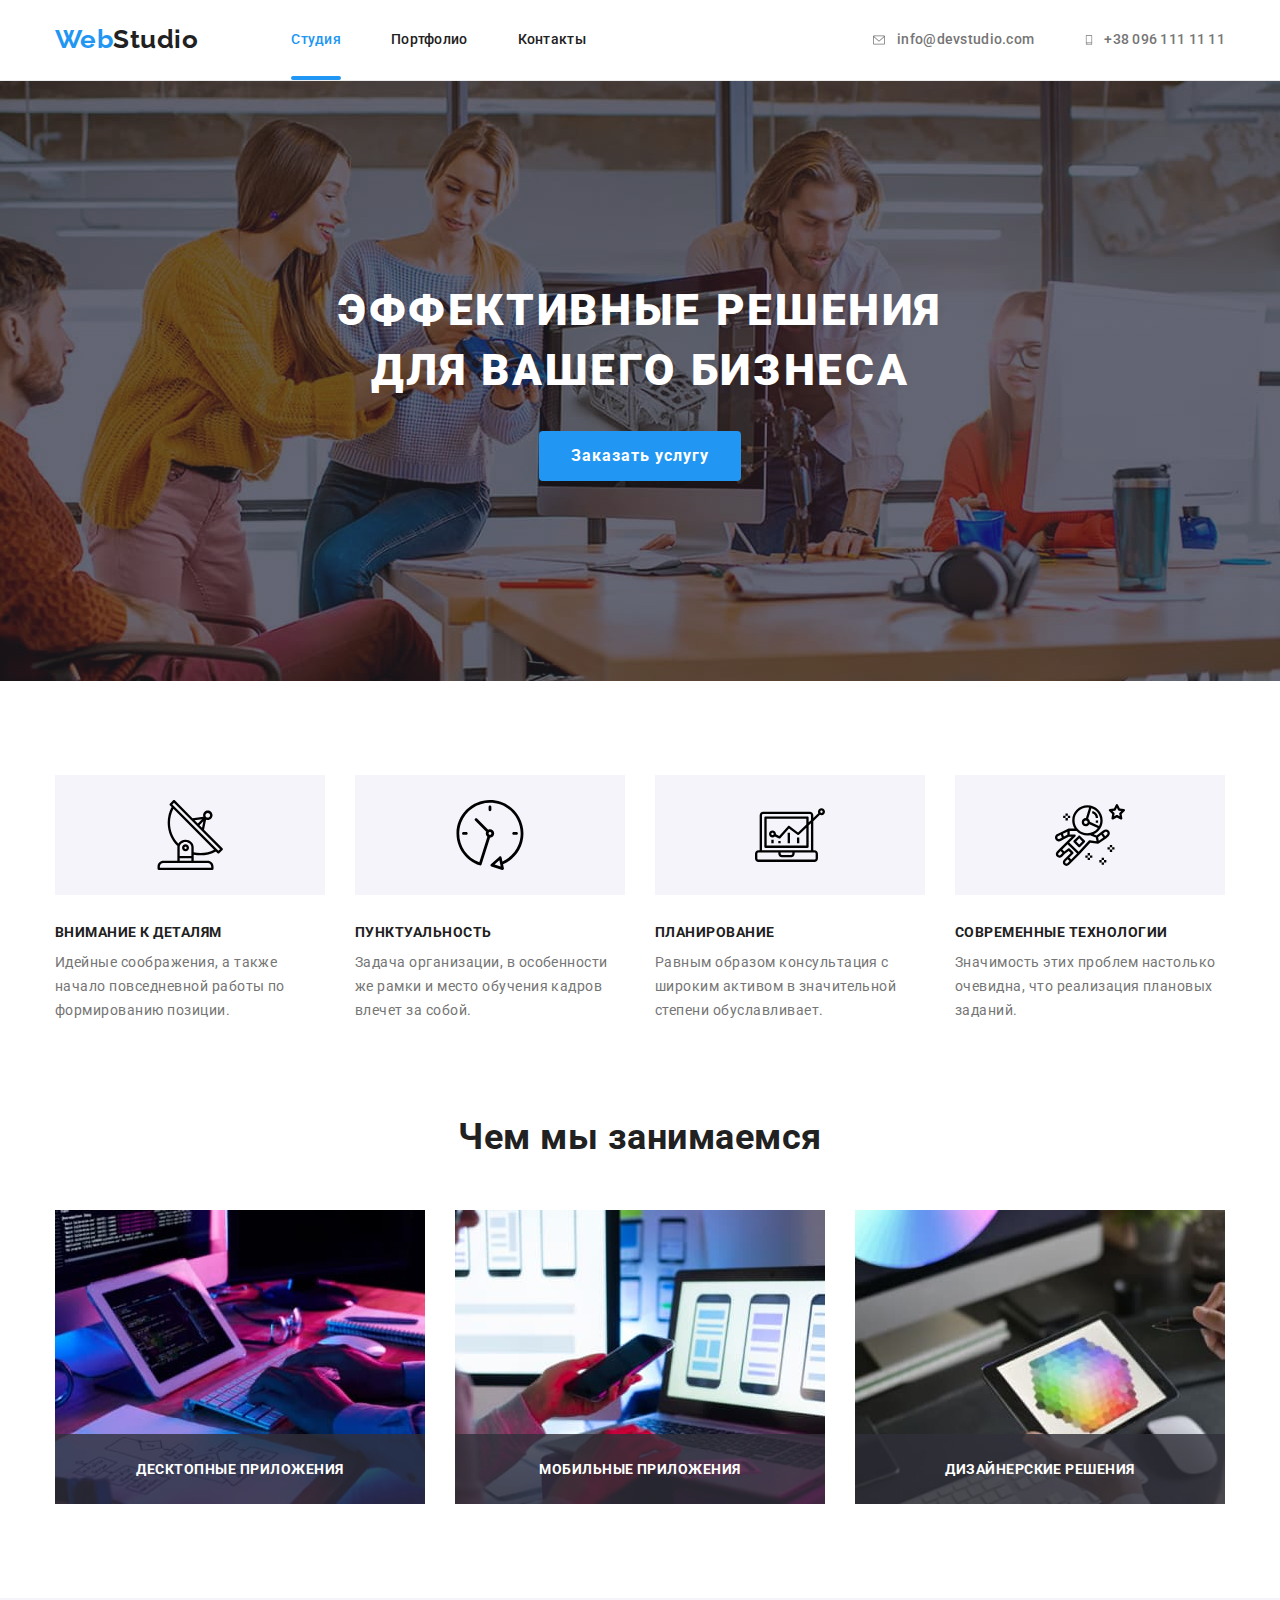
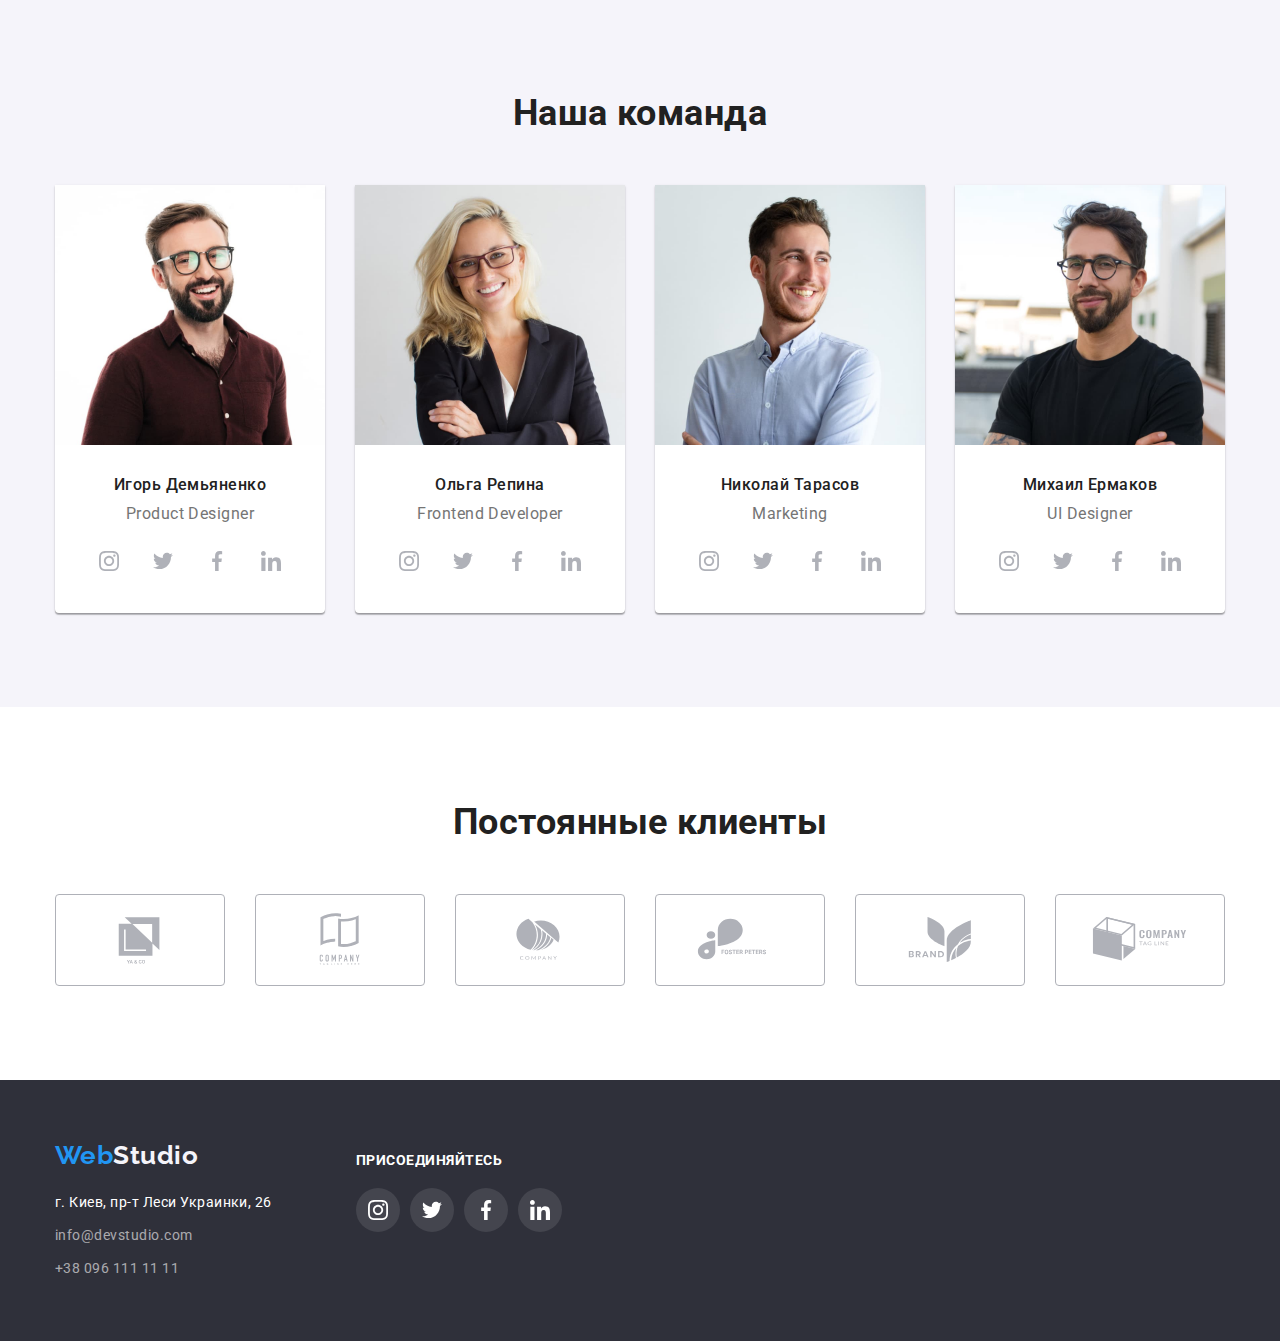
<file: index.html>
<!DOCTYPE html>
<html lang="en">
<head>
    <meta charset="UTF-8">
    <meta http-equiv="X-UA-Compatible" content="IE=edge">
    <meta name="viewport" content="width=device-width, initial-scale=1.0">
    <title>Document</title>
    <link rel="preconnect" href="https://fonts.googleapis.com">
    <link rel="preconnect" href="https://fonts.gstatic.com" crossorigin>
    <link href="https://fonts.googleapis.com/css2?family=Raleway:wght@700&family=Roboto:wght@400;500;700;900&display=swap"
        rel="stylesheet">
    <link rel="stylesheet" href="https://cdnjs.cloudflare.com/ajax/libs/modern-normalize/1.1.0/modern-normalize.min.css">
    <link rel="stylesheet" href="css/styles.css">
</head>
<body>
    <!-- Шапка сайта -->
    <header class="header-line">
        <div class="container main-nav">
            <nav class="nav">
                <a href="#" class="logo">
                Web<span class="logo-part">Studio</span>
                </a>
                <ul class="site-nav list">
                    <li class="item"><a href="#" class="link current">Студия</a></li>
                    <li class="item"><a href="./portfolio.html" class="link">Портфолио</a></li>
                    <li class="item"><a href="" class="link">Контакты</a></li>
                </ul>
            </nav>
            <ul class="contacts-list list">
                <li class="item">
                    <a href="mailto:info@devstudio.com" class="contacts link">
                        <svg class="svg-icon" width="16px" height="12px">
                            <use href="images/symbol-defs.svg#envelope"></use>
                        </svg>
                        info@devstudio.com
                    </a>
                </li>
                <li class="item">
                    <a href="tel:+380961111111" class="contacts link">
                        <svg class="svg-icon" width="10px" height="16px">
                            <use href="images/symbol-defs.svg#smartphone"></use>
                        </svg>
                        +38 096 111 11 11
                    </a>
                </li>
            </ul>
        </div>
    </header>
    
    <!-- Основной контент -->
    <main>
        <!-- Герой -->
        <section class="hero">
            <div class="container">
                <h1 class="hero-titel">Эффективные решения для вашего бизнеса</h1>
                <button type="button" class="button" data-modal-open>Заказать услугу</button>
            </div>
        </section>
        <!-- Преимущества -->
        <section class="advantage-section">
            <div class="container">
                <h2 class="visually-hidden">Наши преимущества</h2>
                <ul class="advantage list">
                    <li class="advantage-list">
                        <div class="icons-container">
                            <svg width="70px" height="70px">
                                <use href="images/symbol-defs.svg#antena"></use>
                            </svg>
                        </div>
                        <h3 class="titel">Внимание к деталям</h3>
                        <p class="text">Идейные соображения, а также начало повседневной работы по формированию позиции.</p>
                    </li>
                    <li class="advantage-list">
                        <div class="icons-container">
                            <svg width="70px" height="70px">
                                <use href="images/symbol-defs.svg#clock"></use>
                            </svg>
                        </div>
                        <h3 class="titel">Пунктуальность</h3>
                        <p class="text">Задача организации, в особенности же рамки и место обучения кадров влечет за собой.</p>
                    </li>
                    <li class="advantage-list">
                        <div class="icons-container">
                            <svg width="70px" height="70px">
                                <use href="images/symbol-defs.svg#diagram"></use>
                            </svg>
                        </div>
                        <h3 class="titel">Планирование</h3>
                        <p class="text">Равным образом консультация с широким активом в значительной степени обуславливает.</p>
                    </li>
                    <li class="advantage-list">
                        <div class="icons-container">
                            <svg width="70px" height="70px">
                                <use href="images/symbol-defs.svg#astronaut"></use>
                            </svg>
                        </div>
                        <h3 class="titel">Современные технологии</h3>
                        <p class="text">Значимость этих проблем настолько очевидна, что реализация плановых заданий.</p>
                    </li>
                </ul>
            </div>
        </section>

        <!-- Backdrop -->
        <div class="backdrop is-hidden" data-modal>
            <div class="modal">
                <button class="close-btn" data-modal-close>
                    <svg width="30px" height="30px">
                        <use href="images/symbol-defs.svg#close-btn">
                        </use>
                    </svg>
                </button>
            </div>
        </div>

        <!-- Чем мы занимаемся -->
        <section class="about-section">
            <div class="container">
                <h2 class="section-titel">Чем мы занимаемся</h2>
                <ul class="work-examples list">
                    <li class="item">
                        <img class="photo" src="./images/img1.jpg" alt="Десктопные приложения" width="370">
                        <div class="work-description">
                            <p class="description">Десктопные приложения</p>
                        </div>
                    </li>
                    <li class="item">
                        <img class="photo" src="./images/img2.jpg" alt="Мобильные приложения" width="370">
                        <div class="work-description">
                            <p class="description">Мобильные приложения</p>
                        </div>
                    </li>
                    <li class="item">
                        <img class="photo" src="./images/img3.jpg" alt="Дизайнерские решения" width="370">
                        <div class="work-description">
                            <p class="description">Дизайнерские решения</p>
                        </div>
                    </li>
                </ul>
            </div>
        </section>
        <!-- Наша команда -->
        <section class="team-section">
            <div class="container">
                <h2 class="section-titel">Наша команда</h2>
                <ul class="team list">
                    <li class="team-list">
                        <img class="photo" src="./images/Igor.jpg" alt="Игорь Демьяненко" width="270">
                        <div class="employee-information">
                            <h3 class="titel">Игорь Демьяненко</h3>
                            <p class="text">Product Designer</p>
                            <ul class="social-link-list">
                                <li class="content">
                                    <a href="" class="social-link">
                                        <svg width="20" height="20">
                                            <use href="images/symbol-defs.svg#instagram"></use>
                                        </svg>
                                    </a>
                                </li>
                                <li class="content">
                                    <a href="" class="social-link">
                                        <svg width="20px" height="20px">
                                            <use href="images/symbol-defs.svg#twitter"></use>
                                        </svg>
                                    </a>
                                </li>
                                <li class="content">
                                    <a href="" class="social-link">
                                        <svg width="20px" height="20px">
                                            <use href="images/symbol-defs.svg#facebook"></use>
                                        </svg>
                                    </a>
                                </li>
                                <li class="content">
                                    <a href="" class="social-link">
                                        <svg width="20px" height="20px">
                                            <use href="images/symbol-defs.svg#linkedin"></use>
                                        </svg>
                                    </a>
                                </li>
                            </ul>
                        </div>
                    </li>
                    <li class="team-list">
                        <img class="photo" src="./images/Olga.jpg" alt="Ольга Репина" width="270">
                        <div class="employee-information">
                            <h3 class="titel">Ольга Репина</h3>
                            <p class="text">Frontend Developer</p>
                            <ul class="social-link-list">
                                <li class="content">
                                    <a href="" class="social-link">
                                        <svg width="20" height="20">
                                            <use href="images/symbol-defs.svg#instagram"></use>
                                        </svg>
                                    </a>
                                </li>
                                <li class="content">
                                    <a href="" class="social-link">
                                        <svg width="20px" height="20px">
                                            <use href="images/symbol-defs.svg#twitter"></use>
                                        </svg>
                                    </a>
                                </li>
                                <li class="content">
                                    <a href="" class="social-link">
                                        <svg width="20px" height="20px">
                                            <use href="images/symbol-defs.svg#facebook"></use>
                                        </svg>
                                    </a>
                                </li>
                                <li class="content">
                                    <a href="" class="social-link">
                                        <svg width="20px" height="20px">
                                            <use href="images/symbol-defs.svg#linkedin"></use>
                                        </svg>
                                    </a>
                                </li>
                            </ul>
                        </div>
                    </li>
                    <li class="team-list">
                        <img class="photo" src="./images/Nikolai.jpg" alt="Николай Тарасов" width="270">
                        <div class="employee-information">
                            <h3 class="titel">Николай Тарасов</h3>
                            <p class="text">Marketing</p>
                            <ul class="social-link-list">
                                <li class="content">
                                    <a href="" class="social-link">
                                        <svg width="20" height="20">
                                            <use href="images/symbol-defs.svg#instagram"></use>
                                        </svg>
                                    </a>
                                </li>
                                <li class="content">
                                    <a href="" class="social-link">
                                        <svg width="20px" height="20px">
                                            <use href="images/symbol-defs.svg#twitter"></use>
                                        </svg>
                                    </a>
                                </li>
                                <li class="content">
                                    <a href="" class="social-link">
                                        <svg width="20px" height="20px">
                                            <use href="images/symbol-defs.svg#facebook"></use>
                                        </svg>
                                    </a>
                                </li>
                                <li class="content">
                                    <a href="" class="social-link">
                                        <svg width="20px" height="20px">
                                            <use href="images/symbol-defs.svg#linkedin"></use>
                                        </svg>
                                    </a>
                                </li>
                            </ul>
                        </div>
                    </li>
                    <li class="team-list">
                        <img class="photo" src="./images/Mihail.jpg" alt="Михаил Ермаков" width="270">
                        <div class="employee-information">
                            <h3 class="titel">Михаил Ермаков</h3>
                            <p class="text">UI Designer</p>
                            <ul class="social-link-list">
                                <li class="content">
                                    <a href="" class="social-link">
                                        <svg width="20" height="20">
                                            <use href="images/symbol-defs.svg#instagram"></use>
                                        </svg>
                                    </a>
                                </li>
                                <li class="content">
                                    <a href="" class="social-link">
                                        <svg width="20px" height="20px">
                                            <use href="images/symbol-defs.svg#twitter"></use>
                                        </svg>
                                    </a>
                                </li>
                                <li class="content">
                                    <a href="" class="social-link">
                                        <svg width="20px" height="20px">
                                            <use href="images/symbol-defs.svg#facebook"></use>
                                        </svg>
                                    </a>
                                </li>
                                <li class="content">
                                    <a href="" class="social-link">
                                        <svg width="20px" height="20px">
                                            <use href="images/symbol-defs.svg#linkedin"></use>
                                        </svg>
                                    </a>
                                </li>
                            </ul>
                        </div>
                    </li>
                </ul>
            </div>
        </section>
        <!-- Постоянные клиенты -->
        <section class="regular-customers-section">
            <div class="container">
                <h2 class="section-titel">Постоянные клиенты</h2>
                <ul class="regular-list">
                    <li class="item">
                        <a class="regular-link" href="">
                            <svg width="106" height="60">
                                <use href="images/symbol-defs.svg#Logo1"></use>
                            </svg>
                        </a>
                    </li>
                    <li class="item">
                        <a class="regular-link" href="">
                            <svg width="106" height="60">
                                <use href="images/symbol-defs.svg#Logo2"></use>
                            </svg>
                        </a>
                    </li>
                    <li class="item">
                        <a class="regular-link" href="">
                            <svg width="106" height="60">
                                <use href="images/symbol-defs.svg#Logo3"></use>
                            </svg>
                        </a>
                    </li>
                    <li class="item">
                        <a class="regular-link" href="">
                            <svg width="106" height="60">
                                <use href="images/symbol-defs.svg#Logo4"></use>
                            </svg>
                        </a>
                    </li>
                    <li class="item">
                        <a class="regular-link" href="">
                            <svg width="106" height="60">
                                <use href="images/symbol-defs.svg#Logo5"></use>
                            </svg>
                        </a>
                    </li>
                    <li class="item">
                        <a class="regular-link" href="">
                            <svg width="106" height="60">
                                <use href="images/symbol-defs.svg#Logo6"></use>
                            </svg>
                        </a>
                    </li>
                </ul>
            </div>
        </section>
    </main>

    <!-- Футер -->
    <footer class="footer-section">
        <div class="footer-container">
            <div class="footer-contain">
                <a href="#" class="logo-footer">
                    Web<span class="logopart-footer">Studio</span>
                </a>
                <address class="address">
                    <p class="text">г. Киев, пр-т Леси Украинки, 26</p>
                    <a href="mailto:info@devstudio.com" class="footer-contacts link">info@devstudio.com</a>
                    <a href="tel:+380961111111" class="footer-contacts link">+38 096 111 11 11</a>
                </address>
            </div>
            <div>
                <p class="join-text">присоединяйтесь</p>
                <ul class="social-link-footer">
                    <li class="item">
                        <a href="" class="social-link">
                            <svg width="20" height="20">
                                <use href="images/symbol-defs.svg#instagram"></use>
                            </svg>
                        </a>
                    </li>
                    <li class="item">
                        <a href="" class="social-link">
                            <svg width="20px" height="20px">
                                <use href="images/symbol-defs.svg#twitter"></use>
                            </svg>
                        </a>
                    </li>
                    <li class="item">
                        <a href="" class="social-link">
                            <svg width="20px" height="20px">
                                <use href="images/symbol-defs.svg#facebook"></use>
                            </svg>
                        </a>
                    </li>
                    <li class="item">
                        <a href="" class="social-link">
                            <svg width="20px" height="20px">
                                <use href="images/symbol-defs.svg#linkedin"></use>
                            </svg>
                        </a>
                    </li>
                </ul>
            </div>
        </div>
    </footer>
    <script src="./js/modal.js"></script>
</body>
</html>
</file>
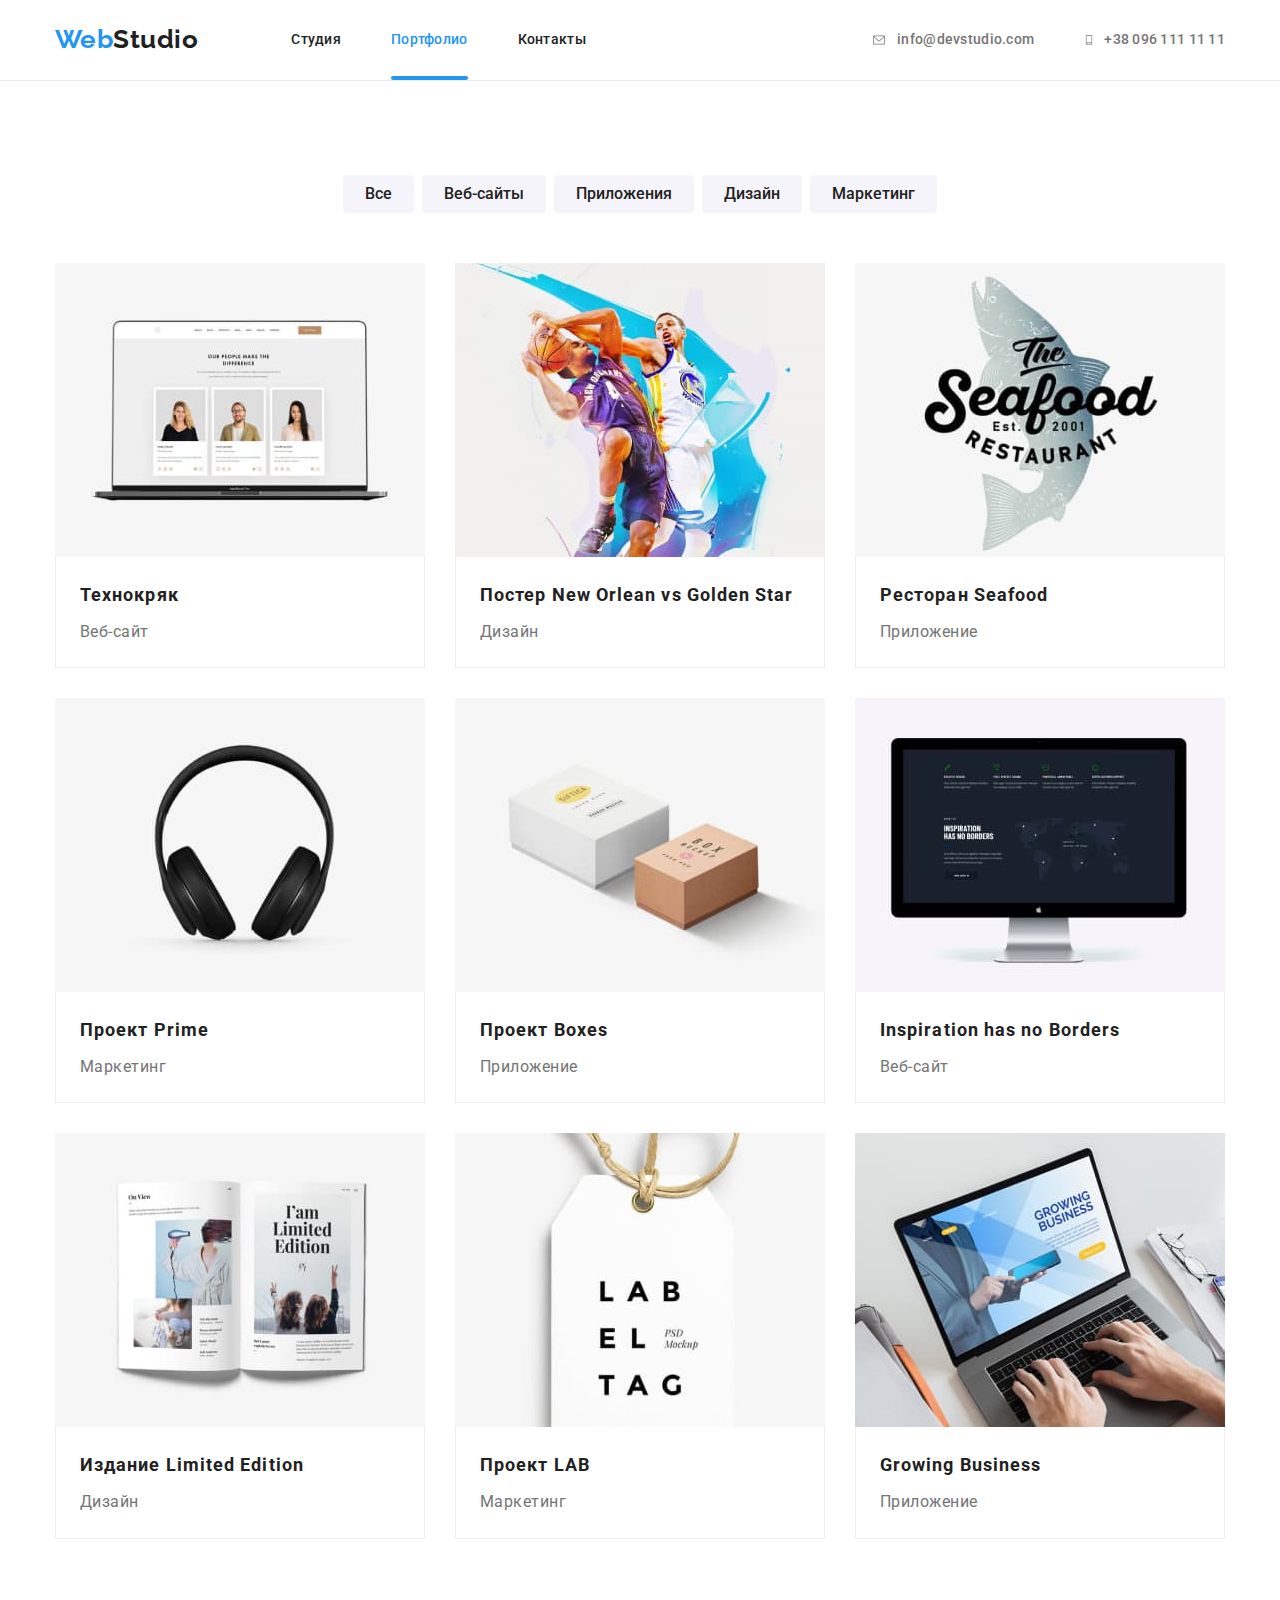
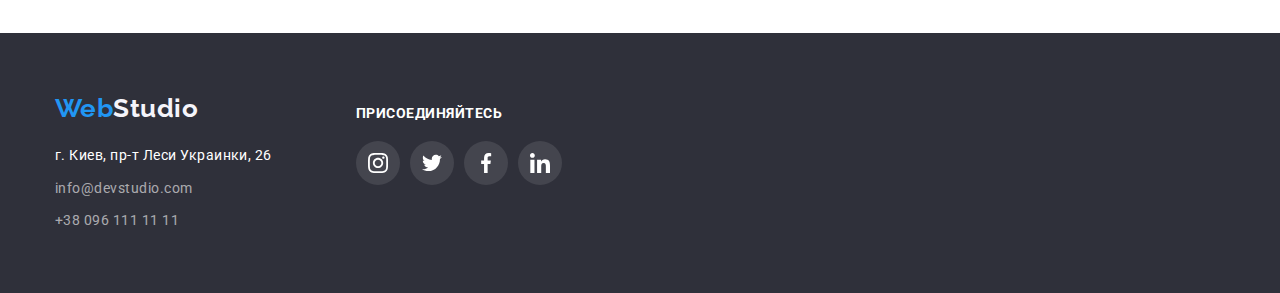
<file: portfolio.html>
<!DOCTYPE html>
<html lang="en">
<head>
    <meta charset="UTF-8">
    <meta http-equiv="X-UA-Compatible" content="IE=edge">
    <meta name="viewport" content="width=device-width, initial-scale=1.0">
    <title>Document</title>
    <link rel="preconnect" href="https://fonts.googleapis.com">
    <link rel="preconnect" href="https://fonts.gstatic.com" crossorigin>
    <link href="https://fonts.googleapis.com/css2?family=Raleway:wght@700&family=Roboto:wght@400;500;700;900&display=swap"
        rel="stylesheet">
    <link rel="stylesheet" href="https://cdnjs.cloudflare.com/ajax/libs/modern-normalize/1.1.0/modern-normalize.min.css">
    <link rel="stylesheet" href="css/styles.css">
</head>
<body>
    <!-- Шапка сайта -->
    <header class="header-line">
        <div class="container main-nav">
            <nav class="nav">
                <a href="#" class="logo">
                    Web<span class="logo-part">Studio</span>
                </a>
                <ul class="site-nav list">
                    <li class="item"><a href="./index.html" class="link">Студия</a></li>
                    <li class="item"><a href="#" class="link current">Портфолио</a></li>
                    <li class="item"><a href="" class="link">Контакты</a></li>
                </ul>
            </nav>
            <ul class="contacts-list list">
                <li class="item">
                    <a href="mailto:info@devstudio.com" class="contacts link">
                        <svg class="svg-icon" width="16px" height="12px">
                            <use href="images/symbol-defs.svg#envelope"></use>
                        </svg>
                        info@devstudio.com
                    </a>
                </li>
                <li class="item">
                    <a href="tel:+380961111111" class="contacts link">
                        <svg class="svg-icon" width="10px" height="16px">
                            <use href="images/symbol-defs.svg#smartphone"></use>
                        </svg>
                        +38 096 111 11 11
                    </a>
                </li>
            </ul>
        </div>
    </header>

    <!-- Основной контент -->
    <main>
        <!-- Примеры работ -->
        <section class="works-section">
            <!-- Фильтр -->
            <div class="container-portfolio">
                <ul class="filter list">
                    <li class="filter-button"><button type="button" class="filter-list">Все</button></li>
                    <li class="filter-button"><button type="button" class="filter-list">Веб-сайты</button></li>
                    <li class="filter-button"><button type="button" class="filter-list">Приложения</button></li>
                    <li class="filter-button"><button type="button" class="filter-list">Дизайн</button></li>
                    <li class="filter-button"><button type="button" class="filter-list">Маркетинг</button></li>
                </ul>
                <ul class="works-list list">
                    <li class="works">
                        <a href="" class="project-link">
                            <img class="photo" src="./images/imgp1.jpg" alt="Пример веб-сайта" width="370">
                            <div class="description-anim">
                                <p>Технокряк это современная площадка распространения коронавируса. Компании используют эту платформу для цифрового
                                шпионажа и атак на защищённые сервера конкурентов.
                                </p>
                            </div>
                            <div class="works-info">
                                <h2 class="titel">Технокряк</h2>
                                <p class="text">Веб-сайт</p>
                            </div>
                        </a>
                    </li>
                    <li class="works">
                        <a href="" class="project-link">
                            <img class="photo" src="./images/imgp2.jpg" alt="Постер" width="370">
                            <div class="description-anim">
                                <p>Технокряк это современная площадка распространения коронавируса. Компании используют эту платформу для цифрового
                                    шпионажа и атак на защищённые сервера конкурентов.
                                </p>
                            </div>
                            <div class="works-info">
                                <h2 class="titel">Постер New Orlean vs Golden Star</h2>
                                <p class="text">Дизайн</p>
                            </div>
                        </a>
                    </li>
                    <li class="works">
                        <a href="" class="project-link">
                            <img class="photo" src="./images/imgp3.jpg" alt="Логотип" width="370">
                            <div class="description-anim">
                                <p>Технокряк это современная площадка распространения коронавируса. Компании используют эту платформу для цифрового
                                    шпионажа и атак на защищённые сервера конкурентов.
                                </p>
                            </div>
                            <div class="works-info">
                                <h2 class="titel">Ресторан Seafood</h2>
                                <p class="text">Приложение</p>
                            </div>
                        </a>
                    </li>
                    <li class="works">
                        <a href="" class="project-link">
                            <img class="photo" src="./images/imgp4.jpg" alt="Наушники" width="370">
                            <div class="description-anim">
                                <p>Технокряк это современная площадка распространения коронавируса. Компании используют эту платформу для цифрового
                                    шпионажа и атак на защищённые сервера конкурентов.
                                </p>
                            </div>
                            <div class="works-info">
                                <h2 class="titel">Проект Prime</h2>
                                <p class="text">Маркетинг</p>
                            </div>
                        </a>
                    </li>
                    <li class="works">
                        <a href="" class="project-link">
                            <img class="photo" src="./images/imgp5.jpg" alt="Коробки" width="370">
                            <div class="description-anim">
                                <p>Технокряк это современная площадка распространения коронавируса. Компании используют эту платформу для цифрового
                                    шпионажа и атак на защищённые сервера конкурентов.
                                </p>
                            </div>
                            <div class="works-info">
                                <h2 class="titel">Проект Boxes</h2>
                                <p class="text">Приложение</p>
                            </div>
                        </a>
                    </li>
                    <li class="works">
                        <a href="" class="project-link">
                            <img class="photo" src="./images/imgp6.jpg" alt="Пример веб-сайта" width="370">
                            <div class="description-anim">
                                <p>Технокряк это современная площадка распространения коронавируса. Компании используют эту платформу для цифрового
                                    шпионажа и атак на защищённые сервера конкурентов.
                                </p>
                            </div>
                            <div class="works-info">
                                <h2 class="titel">Inspiration has no Borders</h2>
                                <p class="text">Веб-сайт</p>
                            </div>
                        </a>
                    </li>
                    <li class="works">
                        <a href="" class="project-link">
                            <img class="photo" src="./images/imgp7.jpg" alt="Книга" width="370">
                            <div class="description-anim">
                                <p>Технокряк это современная площадка распространения коронавируса. Компании используют эту платформу для цифрового
                                    шпионажа и атак на защищённые сервера конкурентов.
                                </p>
                            </div>
                            <div class="works-info">
                                <h2 class="titel">Издание Limited Edition</h2>
                                <p class="text">Дизайн</p>
                            </div>
                        </a>
                    </li>
                    <li class="works">
                        <a href="" class="project-link">
                            <img class="photo" src="./images/imgp8.jpg" alt="Логотип" width="370">
                            <div class="description-anim">
                                <p>Технокряк это современная площадка распространения коронавируса. Компании используют эту платформу для цифрового
                                    шпионажа и атак на защищённые сервера конкурентов.
                                </p>
                            </div>
                            <div class="works-info">
                                <h2 class="titel">Проект LAB</h2>
                                <p class="text">Маркетинг</p>
                            </div>
                        </a>
                    </li>
                    <li class="works">
                        <a href="" class="project-link">
                            <img class="photo" src="./images/imgp9.jpg" alt="Пример приложения" width="370">
                            <div class="description-anim">
                                <p>Технокряк это современная площадка распространения коронавируса. Компании используют эту платформу для цифрового
                                    шпионажа и атак на защищённые сервера конкурентов.
                                </p>
                            </div>
                            <div class="works-info">
                                <h2 class="titel">Growing Business</h2>
                                <p class="text">Приложение</p>
                            </div>
                        </a>
                    </li>
                </ul>
            </div>
        </section>
            
    </main>

    <!-- Футер -->
    <footer class="footer-section">
        <div class="footer-container">
            <div class="footer-contain">
                <a href="#" class="logo-footer">
                    Web<span class="logopart-footer">Studio</span>
                </a>
                <address class="address">
                    <p class="text">г. Киев, пр-т Леси Украинки, 26</p>
                    <a href="mailto:info@devstudio.com" class="footer-contacts link">info@devstudio.com</a>
                    <a href="tel:+380961111111" class="footer-contacts link">+38 096 111 11 11</a>
                </address>
            </div>
            <div>
                <p class="join-text">присоединяйтесь</p>
                <ul class="social-link-footer">
                    <li class="item">
                        <a href="" class="social-link">
                            <svg width="20" height="20">
                                <use href="images/symbol-defs.svg#instagram"></use>
                            </svg>
                        </a>
                    </li>
                    <li class="item">
                        <a href="" class="social-link">
                            <svg width="20px" height="20px">
                                <use href="images/symbol-defs.svg#twitter"></use>
                            </svg>
                        </a>
                    </li>
                    <li class="item">
                        <a href="" class="social-link">
                            <svg width="20px" height="20px">
                                <use href="images/symbol-defs.svg#facebook"></use>
                            </svg>
                        </a>
                    </li>
                    <li class="item">
                        <a href="" class="social-link">
                            <svg width="20px" height="20px">
                                <use href="images/symbol-defs.svg#linkedin"></use>
                            </svg>
                        </a>
                    </li>
                </ul>
            </div>
        </div>
    </footer>
    
</body>
</html>
</file>
<file: css/styles.css>
:root {
  --primary-text-color: #212121;
  --secondary-text-color: #757575;
  --accent-color: #2196f3;
  --titel-text-color: #ffffff;
  --buttons-bg-color: #f5f4fa;
  --animation-timing: cubic-bezier(0.4, 0, 0.2, 1);
}

body {
  color: var(--primary-text-color);
  font-family: Roboto, sans-serif;
  letter-spacing: 0.03em;
}

.container {
  margin: 0 auto;
  width: 1200px;
  padding-left: 15px;
  padding-right: 15px;
}

/* Утилиты */
.list {
  padding: 0;
  margin: 0;
  list-style: none;
}

/* Хедер */
.header-line {
  border-bottom: 1px solid #ececec;
}

/* Логотип */
.logo {
  display: block;
  padding-top: 24px;
  padding-bottom: 25px;
  margin-right: 93px;

  color: var(--accent-color);
  font-family: Raleway, sans-serif;
  font-weight: 700;
  font-size: 26px;
  line-height: 1.19;
  text-decoration: none;
}

.logo-part {
  color: var(--primary-text-color);
}

/* Навигация */
.main-nav {
  display: flex;
  align-items: center;
}

.nav {
  display: flex;
}

.site-nav {
  display: flex;
}

.site-nav .item:not(:last-child) {
  margin-right: 50px;
}

.site-nav .link {
  display: block;
  padding-top: 32px;
  padding-bottom: 32px;

  transition: color 250ms var(--animation-timing);

  color: var(--primary-text-color);
  font-weight: 500;
  font-size: 14px;
  line-height: 1.14;
  letter-spacing: 0.02em;
  text-decoration: none;
}

.site-nav .link:hover,
.site-nav .link:focus {
  color: var(--accent-color);
}

.site-nav .link.current {
  position: relative;

  color: var(--accent-color);
}

.site-nav .link.current::after {
  content: '';

  position: absolute;
  left: 0;
  bottom: 0;

  display: block;
  width: 100%;
  height: 4px;
  background-color: var(--accent-color);
  border-radius: 2px;
}

/* Контакты */
.contacts {
  display: flex;
  align-items: center;
  padding-top: 32px;
  padding-bottom: 32px;

  transition: color 250ms var(--animation-timing);

  font-weight: 500;
  font-size: 14px;
  line-height: 1.14;
  letter-spacing: 0.02em;
  text-decoration: none;
  color: var(--secondary-text-color);
  fill: var(--secondary-text-color);
}

.svg-icon {
  margin-right: 10px;

  transition: fill 250ms var(--animation-timing);
}

.contacts-list {
  display: flex;
  margin-left: auto;
}

.contacts-list .item:not(:last-child) {
  margin-right: 50px;
}

.contacts-list .link:hover,
.contacts-list .link:focus {
  color: var(--accent-color);
  fill: var(--accent-color);
}

/* Герой */
.hero {
  padding-top: 200px;
  padding-bottom: 200px;
  text-align: center;
  height: 600px;
  max-width: 1600px;
  margin-left: auto;
  margin-right: auto;
  background-color: #c4c4c4;
  background-image: linear-gradient(to right, rgba(47, 48, 58, 0.4), rgba(47, 48, 58, 0.4)),
    url(../images/bgh.jpg);
  background-repeat: no-repeat;
  background-position: center;
  background-size: cover;
}

.hero-titel {
  margin: 0 auto 30px auto;
  max-width: 700px;

  color: var(--titel-text-color);
  font-weight: 900;
  font-size: 44px;
  line-height: 1.36;
  text-align: center;
  letter-spacing: 0.06em;
  text-transform: uppercase;
}

.button {
  display: inline-block;
  border: transparent;
  padding: 10px 32px;

  transition: background-color 250ms var(--animation-timing);

  border-radius: 4px;
  background-color: var(--accent-color);
  color: var(--titel-text-color);
  font-weight: 700;
  font-size: 16px;
  line-height: 1.9;
  letter-spacing: 0.06em;
}

.button:hover,
.button:focus {
  background-color: #188ce8;
}

/* Бекдроп */
.backdrop {
  position: fixed;
  top: 0;
  left: 0;
  transition: opacity 250ms var(--animation-timing);

  width: 100%;
  height: 100%;

  background-color: rgba(0, 0, 0, 0.2);

  z-index: 1;
}

.backdrop.is-hidden {
  opacity: 0;
  pointer-events: none;
  transition: opacity 250ms var(--animation-timing);
}

.modal {
  position: absolute;
  top: 50%;
  left: 50%;
  transform: translate(-50%, -50%);

  width: 528px;
  height: 581px;

  background: var(--titel-text-color);
  box-shadow: 0px 1px 3px rgba(0, 0, 0, 0.12), 0px 1px 1px rgba(0, 0, 0, 0.14),
    0px 2px 1px rgba(0, 0, 0, 0.2);
  border-radius: 4px;
}

.close-btn {
  position: absolute;
  top: 8px;
  right: 8px;

  border: none;
  padding: 0;
  background-color: var(--titel-text-color);
}

/* Преимущества */
.visually-hidden {
  position: absolute;
  width: 1px;
  height: 1px;
  margin: -1px;
  border: 0;
  padding: 0;

  white-space: nowrap;
  clip-path: inset(100%);
  clip: rect(0 0 0 0);
  overflow: hidden;
}

.advantage-section {
  padding-top: 94px;
}

.advantage {
  display: flex;
  padding-bottom: 0;
}

.advantage-list {
  width: 270px;
  margin-right: 30px;
}

.advantage-list:nth-child(4n) {
  margin-right: 0;
}

.advantage-list .titel {
  margin-top: 0;
  margin-bottom: 10px;
  font-weight: 700;
  font-size: 14px;
  line-height: 1.14;
  text-transform: uppercase;
}

.advantage-list .text {
  margin-top: 0;
  margin-bottom: 0;
  color: var(--secondary-text-color);
  font-size: 14px;
  line-height: 1.7;
}

.icons-container {
  display: flex;
  justify-content: center;
  align-items: center;
  height: 120px;
  margin-bottom: 30px;
  background-color: #f5f4fa;
}

/* Заголовок секций "Чем мы занимаемся" и "Наша команда"*/
.about-section {
  padding-top: 94px;
  padding-bottom: 94px;
}

.section-titel {
  margin-top: 0;
  margin-bottom: 50px;
  font-weight: 700;
  font-size: 36px;
  line-height: 1.2;
  text-align: center;
}

.work-examples {
  display: flex;
  padding-top: 0;
}

.photo {
  display: block;
}

.work-examples .item {
  margin-right: 30px;

  position: relative;
}

.work-examples .item:last-child {
  margin-right: 0;
}

.work-description {
  width: 100%;

  position: absolute;
  left: 0;
  bottom: 0;

  text-align: center;
  background: rgba(47, 48, 58, 0.8);
}

.description {
  margin: 27px 0;

  font-weight: 700;
  font-size: 14px;
  line-height: 16px;
  text-transform: uppercase;

  color: var(--titel-text-color);
}

/* Команда */
.team-section {
  padding-top: 94px;
  padding-bottom: 94px;
}

.team {
  display: flex;
}

.team-section {
  background-color: #f5f4fa;
}

.team-list {
  margin-right: 30px;
  border-radius: 0px 0px 4px 4px;
  box-shadow: 0px 1px 3px rgba(0, 0, 0, 0.12), 0px 1px 1px rgba(0, 0, 0, 0.14),
    0px 2px 1px rgba(0, 0, 0, 0.2);
  background-color: #fff;
}

.team-list:last-child {
  margin-right: 0;
}

.employee-information {
  padding-top: 30px;
  padding-bottom: 30px;
}

.team-list .titel {
  margin-top: 0;
  margin-bottom: 10px;
  font-weight: 500;
  font-size: 16px;
  line-height: 1.2;
  text-align: center;
}

.team-list .text {
  margin-top: 0;
  margin-bottom: 0;
  color: var(--secondary-text-color);
  font-size: 16px;
  line-height: 1.2;
  text-align: center;
}

.social-link-list {
  display: flex;
  justify-content: center;
  margin-top: 16px;
  padding: 0;
  align-items: center;
}

.social-link-list .content {
  display: flex;
  align-items: center;
  list-style: none;
  margin-right: 10px;
  min-height: 44px;
  min-width: 44px;
  border-radius: 50%;
}

.social-link-list .content:last-child {
  margin-right: 0;
}

.social-link {
  display: flex;
  justify-content: center;
  align-items: center;
  min-height: 44px;
  min-width: 44px;

  transition: fill 250ms var(--animation-timing), background-color 250ms var(--animation-timing);

  border-radius: 50%;
  fill: #afb1b8;
}

.social-link:hover,
.social-link:focus {
  background-color: var(--accent-color);
  fill: var(--titel-text-color);
}

/* Постоянные клиенты */
.regular-customers-section {
  padding-top: 94px;
  padding-bottom: 94px;
}

.regular-list {
  display: flex;
  margin: 0;
  padding: 0;
  list-style-type: none;
}

.regular-list .item {
  display: flex;
  align-items: center;
  justify-content: center;
  margin-right: 30px;
  padding: 0;
  width: 170px;
  height: 92px;

  transition: border 250ms var(--animation-timing);

  border: 1px solid #afb1b8;
  border-radius: 4px;
}

.regular-list .item:last-child {
  margin-right: 0;
}

.regular-list .item:hover,
.regular-list .item:focus {
  border: 1px solid var(--accent-color);
}

.regular-link {
  display: flex;
  justify-content: center;
  align-items: center;
  width: 100%;
  height: 92px;

  transition: fill 250ms var(--animation-timing);

  border-radius: 4px;
  fill: #afb1b8;
}

.regular-link:hover,
.regular-link:focus {
  fill: var(--accent-color);
}

/* Футер */
.footer-section {
  padding-top: 60px;
  padding-bottom: 60px;

  background-color: #2f303a;
}

.footer-container {
  display: flex;
  align-content: baseline;
  margin: 0 auto;
  width: 1200px;
  padding-left: 15px;
  padding-right: 15px;
}

.footer-contain {
  margin-right: 70px;
  width: 231px;
}

.logo-footer {
  display: block;
  margin-bottom: 20px;

  color: var(--accent-color);
  font-family: Raleway, sans-serif;
  font-weight: 700;
  font-size: 26px;
  line-height: 1.19;
  text-decoration: none;
}

.logopart-footer {
  color: var(--buttons-bg-color);
}

.address {
  color: var(--titel-text-color);
  font-size: 14px;
  line-height: 1.7;
  font-style: normal;
}

.address .text {
  margin: 0 0 9px 0;
}

.address .link:hover,
.address .link:focus {
  color: var(--buttons-bg-color);
}

.footer-contacts {
  display: block;
  margin: 0;
  margin-bottom: 9px;

  transition: color 250ms var(--animation-timing);

  color: rgba(255, 255, 255, 0.6);
  text-decoration: none;
}

.footer-contacts:last-child {
  margin-bottom: 0;
}

.join-text {
  margin: 12px 0 20px 0;
  font-weight: 700;
  font-size: 14px;
  line-height: 16px;
  text-transform: uppercase;
  color: var(--titel-text-color);
}

.social-link-footer {
  margin: 0;
  display: flex;
  padding: 0;
}

.social-link-footer .item {
  display: flex;
  align-items: center;
  list-style: none;
  margin-right: 10px;
  min-height: 44px;
  min-width: 44px;
  border-radius: 50%;
  background: rgba(255, 255, 255, 0.1);
}

.social-link-footer .item:last-child {
  margin-right: 0;
}

.item .social-link {
  fill: var(--titel-text-color);
}

/* ПОРТФОЛИО */

/* Фильтр */
.container-portfolio {
  display: flex;
  flex-wrap: wrap;
  width: 1200px;
  padding-left: 15px;
  padding-right: 15px;
  margin-left: auto;
  margin-right: auto;
}

.filter {
  display: flex;
  margin-bottom: 50px;
  margin-left: auto;
  margin-right: auto;
}

.filter-button {
  margin-right: 8px;
}

.filter-button:last-child {
  margin-right: 0;
}

.filter-list {
  padding: 6px 22px;
  border-radius: 4px;
  border: transparent;

  transition: box-shadow 250ms var(--animation-timing),
    background-color 250ms var(--animation-timing), color 250ms var(--animation-timing);

  font-weight: 500;
  font-size: 16px;
  line-height: 1.6;
  text-align: center;
  cursor: pointer;
  background-color: var(--buttons-bg-color);
  color: var(--primary-text-color);
}

.filter-list:hover,
.filter-list:focus {
  background-color: var(--accent-color);
  color: var(--titel-text-color);
  box-shadow: 0px 3px 1px rgba(0, 0, 0, 0.1), 0px 1px 2px rgba(0, 0, 0, 0.08),
    0px 2px 2px rgba(0, 0, 0, 0.12);
}

.works-section {
  display: flex;
  flex-wrap: wrap;
  margin-left: auto;
  margin-right: auto;
  padding-top: 94px;
  padding-bottom: 94px;
}

.works-list {
  display: flex;
  flex-wrap: wrap;
}

.works {
  width: 370px;
  margin-right: 30px;
  margin-bottom: 30px;
}

.works:nth-child(3n) {
  margin-right: 0;
}

.works:nth-last-child(-n + 3) {
  margin-bottom: 0;
}

.works-info {
  padding: 20px 24px;
  border: 1px solid #eeeeee;
  border-top: transparent;

  position: relative;
  z-index: 1;

  background-color: var(--titel-text-color);
}

/* Примеры работ */
.project-link {
  display: block;

  position: relative;
  transition: color 250ms var(--animation-timing), box-shadow 250ms var(--animation-timing);

  color: var(--primary-text-color);
  text-decoration: none;

  overflow: hidden;
}

.project-link:hover,
.project-link:focus {
  box-shadow: 0px 1px 1px rgba(0, 0, 0, 0.12), 0px 4px 4px rgba(0, 0, 0, 0.06),
    1px 4px 6px rgba(0, 0, 0, 0.16);
}

.project-link:hover .description-anim,
.project-link:focus .description-anim {
  transform: translateY(0);
}

.description-anim {
  width: 100%;
  height: 294px;
  margin: 0 0 0 0;

  position: absolute;
  left: 0;
  top: 0;
  transform: translateY(101%);
  transition: transform 250ms var(--animation-timing);

  background: rgba(33, 150, 243, 0.9);
}

.description-anim p {
  margin: 0;
  padding: 63px 24px;

  font-size: 18px;
  line-height: 28px;
  color: var(--titel-text-color);
}

.works .titel {
  margin: 0 0 4px 0;
  font-weight: 700;
  font-size: 18px;
  line-height: 2;
  letter-spacing: 0.06em;
}

.works .text {
  margin: 0;
  color: var(--secondary-text-color);
  font-size: 16px;
  line-height: 1.9;
}
</file>
